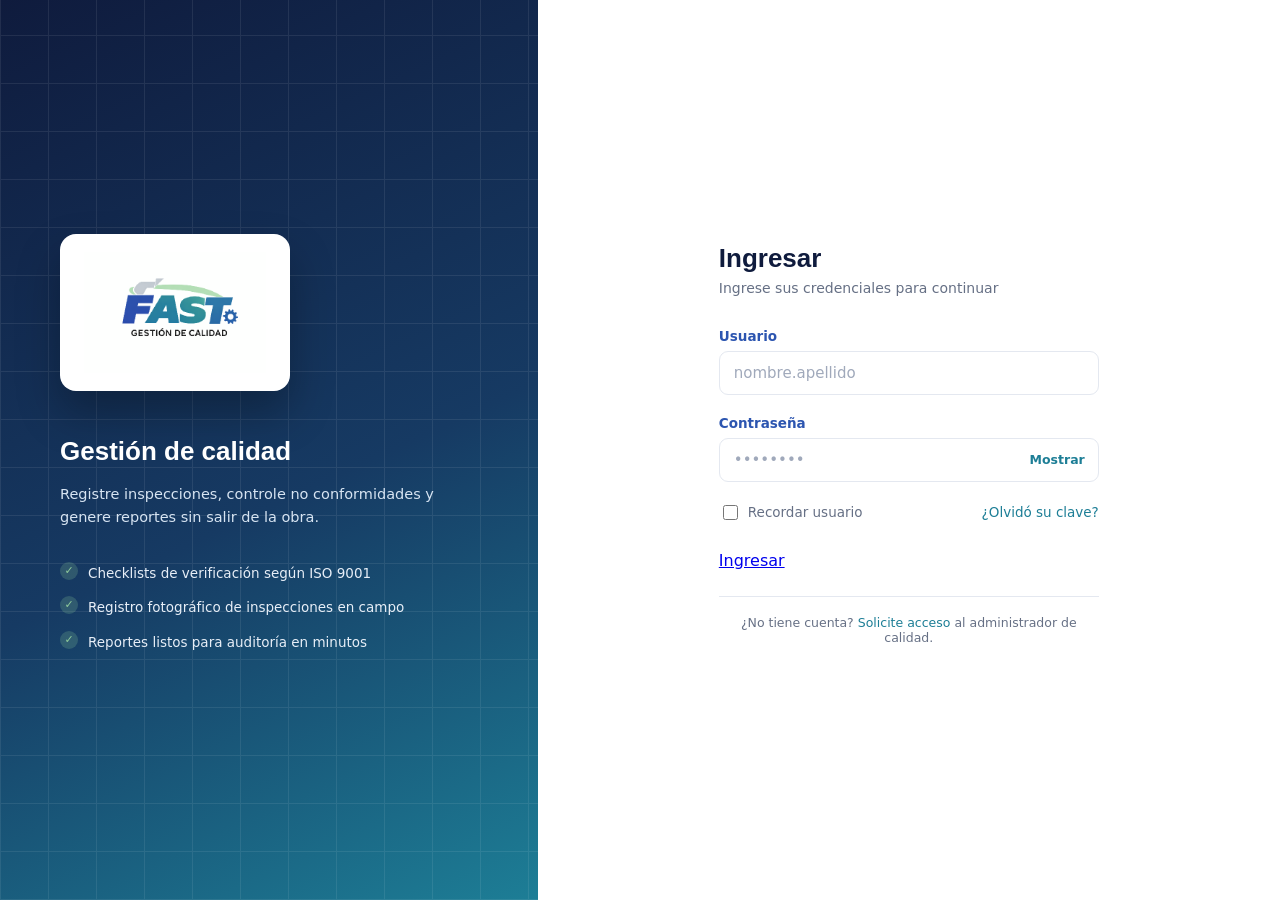
<file: index.html>
<!DOCTYPE html>
<html lang="es">
<head>
<meta charset="UTF-8">
<meta name="viewport" content="width=device-width, initial-scale=1">
<title>Ingresar — FAST Gestión de Calidad</title>
<link rel="stylesheet" href="./css/styles_inicio_secion.css">
<script src="./js/main.js"></script>
</head>
<body>
  <div class="pagina">
    <aside class="panel-marca">
      <div class="marca-contenido">
        <div class="logo-caja">
          <img src="img/logo.png" alt="FAST Gestión de Calidad">
        </div>
        
        <h2>Gestión de calidad</h2>
        <p class="lead">Registre inspecciones, controle no conformidades y genere reportes sin salir de la obra.</p>
        <ul class="caracteristicas">
          <li>Checklists de verificación según ISO 9001</li>
          <li>Registro fotográfico de inspecciones en campo</li>
          <li>Reportes listos para auditoría en minutos</li>
        </ul>
      </div>
    </aside>

    <main class="panel-form">
      <form class="formulario" id="formLogin" novalidate>
        <h1>Ingresar</h1>
        <p class="sub">Ingrese sus credenciales para continuar</p>

        <p class="aviso" id="aviso" role="alert"></p>

        <div class="campo">
          <label for="usuario">Usuario</label>
          <input id="usuario" name="usuario" type="text" autocomplete="username"
                 placeholder="nombre.apellido" required>
        </div>

        <div class="campo">
          <label for="clave">Contraseña</label>
          <div class="entrada">
            <input id="clave" name="clave" type="password" autocomplete="current-password"
                   placeholder="••••••••" required>
            <button type="button" class="ver" id="verClave" aria-label="Mostrar contraseña">Mostrar</button>
          </div>
        </div>

        <div class="fila">
          <label class="recordar" for="recordar">
            <input id="recordar" type="checkbox"> Recordar usuario
          </label>
          <a class="enlace" href="">¿Olvidó su clave?</a>
        </div>

        <a href="administracion.html">Ingresar</a>

        <p class="pie">¿No tiene cuenta? <a href="#">Solicite acceso</a> al administrador de calidad.</p>
      </form>
    </main>
  </div>

<script>

</script>
</body>
</html>
</file>
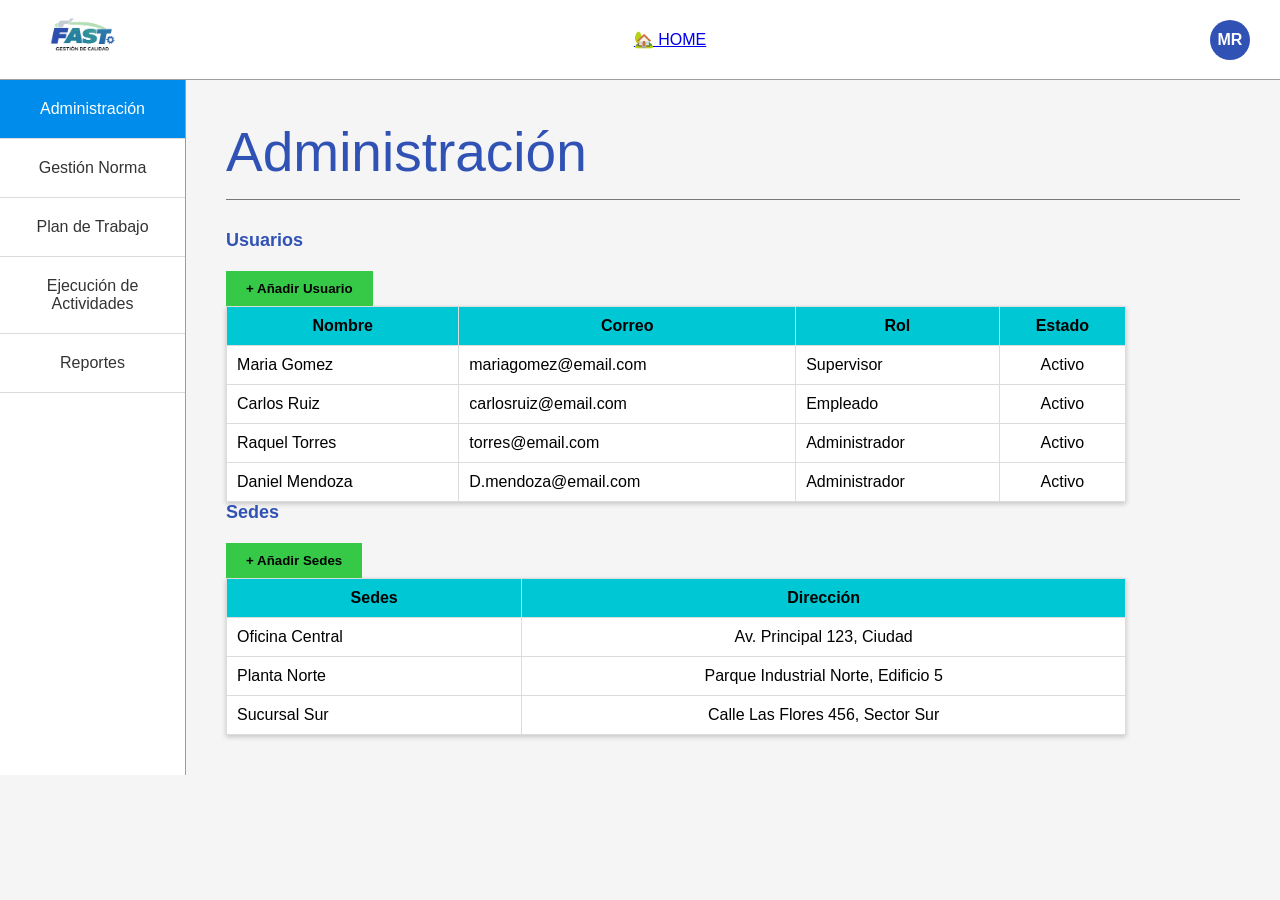
<file: administracion.html>
<!DOCTYPE html>
<html lang="es">
<head>
    <meta charset="UTF-8">
    <meta name="viewport" content="width=device-width, initial-scale=1.0">
    <title>Administración</title>
    <link rel="stylesheet" href="./css/styles.css">
    <script src="./js/main.js"></script>
</head>
<body>

    <header class="head">
        <div class="logo">
            <img src="./img/logo.png" alt="logo" width="200" height="150">
        </div>
        <ol><a href="index.html">🏡 HOME</a></ol>

        <section class="lis_head">
            <details class="user-menu">
                <summary><div class="avatar">MR</div></summary>

                <div class="menu">
                    <div class="info">
                        <div class="avatar grande">MR</div>
                        <div>
                            <strong>Mariana Restrepo</strong>
                            <small>mariana.restrepo@fast.com</small>
                            <a href="#">Ver mi perfil</a>
                        </div>
                    </div>

                    <ul>
                        <li><a href="#">👤 Mi cuenta</a></li>
                        <li><a href="#">🔄 Cambiar de cuenta <span class="flecha">›</span></a></li>
                        <li><a href="index.html">🚪 Salir</a></li>
                    </ul>
                </div>
            </details>
        </section>
    </header>

    <main class="contenedor">
        <section class="links">
            <a href="#" class="activo">Administración</a>
            <a href="Gestion norma.html">Gestión Norma</a>
            <a href="Plan_trabajo.html">Plan de Trabajo</a>
            <a href="Ejecucion_Actividades.html">Ejecución de Actividades</a>
            <a href="Reportes.html">Reportes</a>
        </section>

        <div class="contenido">

            <section class="title">
                <h1>Administración</h1>
            </section>

            <!-- ========== USUARIOS ========== -->
            <section class="tabla_1">
                <div class="encabezado_seccion">
                    <p>Usuarios</p>
                    <button class="btn_generar">+ Añadir Usuario</button>
                </div>

                <table class="tabla">
                    <tr>
                        <th>Nombre</th>
                        <th>Correo</th>
                        <th>Rol</th>
                        <th>Estado</th>
                    </tr>
                    <tr>
                        <td>Maria Gomez</td>
                        <td>mariagomez@email.com</td>
                        <td>Supervisor</td>
                        <td><span class="vigente">Activo</span></td>
                    </tr>
                    <tr>
                        <td>Carlos Ruiz</td>
                        <td>carlosruiz@email.com</td>
                        <td>Empleado</td>
                        <td><span class="vigente">Activo</span></td>
                    </tr>
                    <tr>
                        <td>Raquel Torres</td>
                        <td>torres@email.com</td>
                        <td>Administrador</td>
                        <td><span class="vigente">Activo</span></td>
                    </tr>
                    <tr>
                        <td>Daniel Mendoza</td>
                        <td>D.mendoza@email.com</td>
                        <td>Administrador</td>
                        <td><span class="vigente">Activo</span></td>
                    </tr>
                </table>
            </section>

            <!-- ========== SEDES ========== -->
            <section class="tabla_1">
                <div class="encabezado_seccion">
                    <p>Sedes</p>
                    <button class="btn_generar">+ Añadir Sedes</button>
                </div>

                <table class="tabla">
                    <tr>
                        <th>Sedes</th>
                        <th>Dirección</th>
                    </tr>
                    <tr>
                        <td>Oficina Central</td>
                        <td>Av. Principal 123, Ciudad</td>
                    </tr>
                    <tr>
                        <td>Planta Norte</td>
                        <td>Parque Industrial Norte, Edificio 5</td>
                    </tr>
                    <tr>
                        <td>Sucursal Sur</td>
                        <td>Calle Las Flores 456, Sector Sur</td>
                    </tr>
                </table>
            </section>

        </div>
    </main>

</body>
</html>
</file>
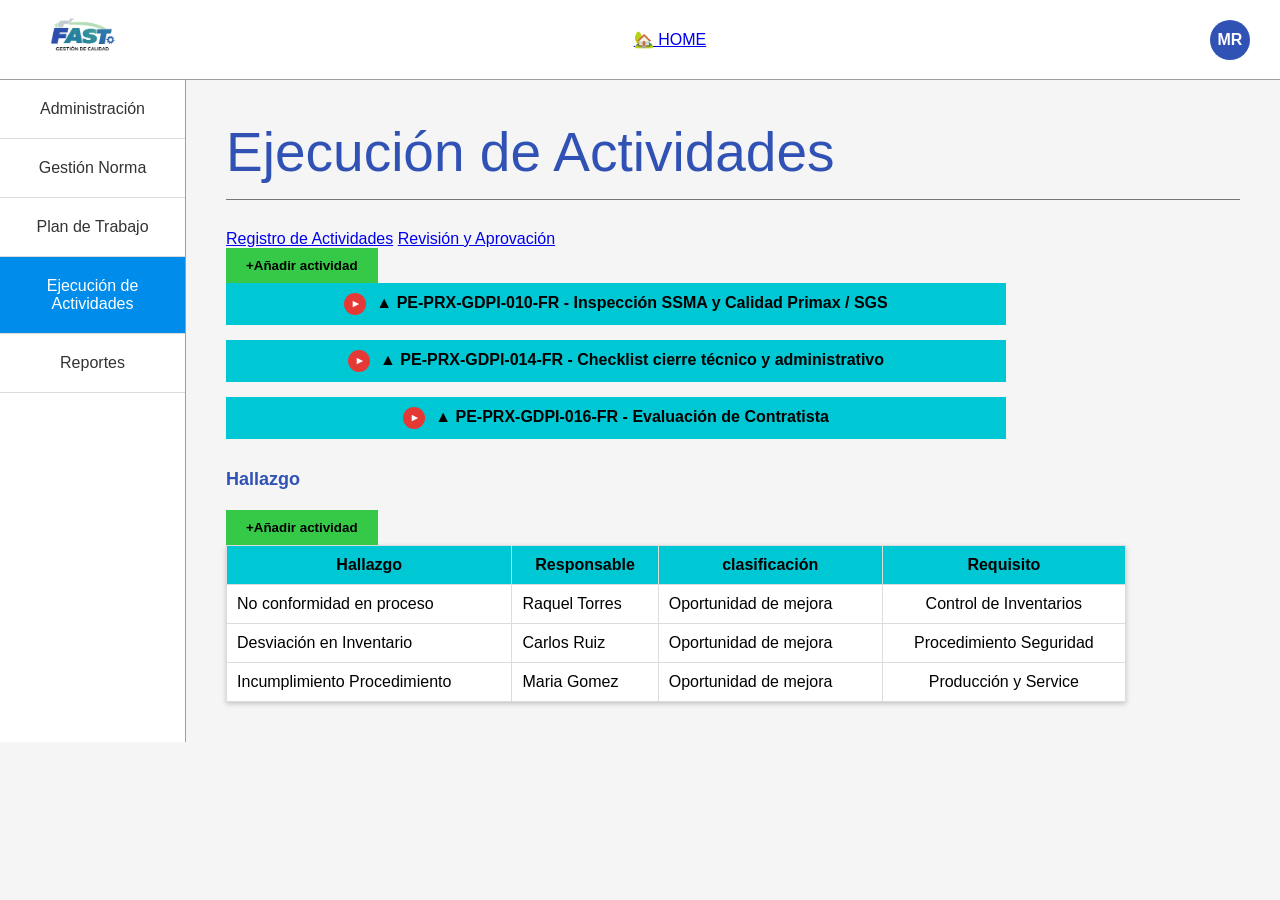
<file: Ejecucion_Actividades.html>
<!DOCTYPE html>
<html lang="es">
<head>
    <meta charset="UTF-8">
    <meta name="viewport" content="width=device-width, initial-scale=1.0">
    <title>Ejecución de Actividades</title>
    <link rel="stylesheet" href="./css/styles.css">
    <script src="./js/main.js"></script>
</head>
<body>

    <header class="head">
        <div class="logo">
            <img src="./img/logo.png" alt="logo" width="200" height="150">
        </div>
        <ol><a href="index.html">🏡 HOME</a></ol>

        <section class="lis_head">
            <details class="user-menu">
                <summary><div class="avatar">MR</div></summary>

                <div class="menu">
                    <div class="info">
                        <div class="avatar grande">MR</div>
                        <div>
                            <strong>Mariana Restrepo</strong>
                            <small>mariana.restrepo@fast.com</small>
                            <a href="#">Ver mi perfil</a>
                        </div>
                    </div>

                    <ul>
                        <li><a href="#">👤 Mi cuenta</a></li>
                        <li><a href="#">🔄 Cambiar de cuenta <span class="flecha">›</span></a></li>
                        <li><a href="index.html">🚪 Salir</a></li>
                    </ul>
                </div>
            </details>
        </section>
    </header>

    <main class="contenedor">
        <section class="links">
            <a href="administracion.html">Administración</a>
            <a href="Gestion norma.html">Gestión Norma</a>
            <a href="Plan_trabajo.html">Plan de Trabajo</a>
            <a href="#" class="activo">Ejecución de Actividades</a>
            <a href="Reportes.html">Reportes</a>
        </section>

        <div class="contenido">

            <section class="title">
                <h1>Ejecución de Actividades</h1>
            </section>

            <!-- ========== PESTAÑAS + BOTÓN AÑADIR ========== -->
            <div class="encabezado_seccion pestanas">
                <div>
                    <a href="#" class="pestana pestana_activa">Registro de Actividades</a>
                    <a href="#" class="pestana">Revisión y Aprovación</a>
                </div>
                <button class="btn_generar">+Añadir actividad</button>
            </div>

            <!-- =====================================================
                 LISTAS DE DESPLIEGUE (las 3 barras celestes de arriba)
                 Cada <details> es una lista: el <summary> es la barra
                 que se ve y lo que va dentro del <div class="acordeon_contenido">
                 aparece al hacer clic.
            ====================================================== -->
            <section class="acordeones">

                <!-- Lista de despliegue 1 -->
                <details class="acordeon">
                    <summary><span class="icono_alerta">▲</span> PE-PRX-GDPI-010-FR - Inspección SSMA y Calidad Primax / SGS</summary>
                    <div class="acordeon_contenido">
                        <!-- Aquí va el contenido del formato 010 -->
                        <table>
    <thead>
      <tr>
        <th></th><th></th>
        <th>N°</th>
        <th>Nombre</th>
        <th>Descripcion</th>
        <th>Estado</th>
        <th>Fecha Actividad</th>
        <th>Acción</th>
      </tr>
    </thead>
    <tbody>
      <tr>
        <td class="accion-icono" title="Editar">✏️</td>
        <td class="accion-icono" title="Ver">👁️</td>
        <td>1</td>
        <td>PE-PRX-GDPI-010-FR</td>
        <td>Inspección</td>
        <td class="estado">Abierto</td>
        <td>14/8/2021</td>
        <td class="descargar"><a href="#">Descargar</a></td>
      </tr>
      <tr>
        <td class="accion-icono" title="Editar">✏️</td>
        <td class="accion-icono" title="Ver">👁️</td>
        <td>2</td>
        <td>PE-PRX-GDPI-010-FR</td>
        <td>Inspección</td>
        <td class="estado">Abierto</td>
        <td>25/6/2021</td>
        <td class="descargar"><a href="#">Descargar</a></td>
      </tr>
    </tbody>
  </table>

                    </div>
                </details>

                <!-- Lista de despliegue 2 -->
                <details class="acordeon">
                    <summary><span class="icono_alerta">▲</span> PE-PRX-GDPI-014-FR - Checklist cierre técnico y administrativo</summary>
                    <div class="acordeon_contenido">
                        <!-- Aquí va el contenido del formato 014 -->
                        <table>
    <thead>
      <tr>
        <th></th><th></th>
        <th>N°</th>
        <th>Nombre</th>
        <th>Descripcion</th>
        <th>Estado</th>
        <th>Fecha Actividad</th>
        <th>Acción</th>
      </tr>
    </thead>
    <tbody>
      <tr>
        <td class="accion-icono" title="Editar">✏️</td>
        <td class="accion-icono" title="Ver">👁️</td>
        <td>1</td>
        <td>PE-PRX-GDPI-014-FR</td>
        <td>Checklist</td>
        <td class="estado">Abierto</td>
        <td>28/8/2021</td>
        <td class="descargar"><a href="#">Descargar</a></td>
      </tr>
      <tr>
        
      </tr>
    </tbody>
  </table>

                    </div>
                </details>

                <!-- Lista de despliegue 3 -->
                <details class="acordeon">
                    <summary><span class="icono_alerta">▲</span> PE-PRX-GDPI-016-FR - Evaluación de Contratista</summary>
                    <div class="acordeon_contenido">
                        <!-- Aquí va el contenido del formato 016 -->
                        <table>
    <thead>
      <tr>
        <th></th><th></th>
        <th>N°</th>
        <th>Nombre</th>
        <th>Descripcion</th>
        <th>Estado</th>
        <th>Fecha Actividad</th>
        <th>Acción</th>
      </tr>
    </thead>
    <tbody>
      <tr>
        <td class="accion-icono" title="Editar">✏️</td>
        <td class="accion-icono" title="Ver">👁️</td>
        <td>1</td>
        <td>PE-PRX-GDPI-016-FR</td>
        <td>Evaluación</td>
        <td class="estado">Abierto</td>
        <td>14/8/2021</td>
        <td class="descargar"><a href="#">Descargar</a></td>
      </tr>
     
    </tbody>
  </table>

                    </div>
                </details>

            </section>
            <!-- ================= FIN LISTAS DE DESPLIEGUE ================= -->

            <!-- ========== HALLAZGOS ========== -->
            <section class="tabla_1">
                <div class="encabezado_seccion">
                    <p>Hallazgo</p>
                    <button class="btn_generar">+Añadir actividad</button>
                </div>

                <table class="tabla">
                    <tr>
                        <th>Hallazgo</th>
                        <th>Responsable</th>
                        <th>clasificación</th>
                        <th>Requisito</th>
                    </tr>
                    <tr>
                        <td>No conformidad en proceso</td>
                        <td>Raquel Torres</td>
                        <td><span class="vigente">Oportunidad de mejora</span></td>
                        <td>Control de Inventarios</td>
                    </tr>
                    <tr>
                        <td>Desviación en Inventario</td>
                        <td>Carlos Ruiz</td>
                        <td><span class="vigente">Oportunidad de mejora</span></td>
                        <td>Procedimiento Seguridad</td>
                    </tr>
                    <tr>
                        <td>Incumplimiento Procedimiento</td>
                        <td>Maria Gomez</td>
                        <td><span class="vigente">Oportunidad de mejora</span></td>
                        <td>Producción y Service</td>
                    </tr>
                </table>
            </section>

        </div>
    </main>

</body>
</html>
</file>
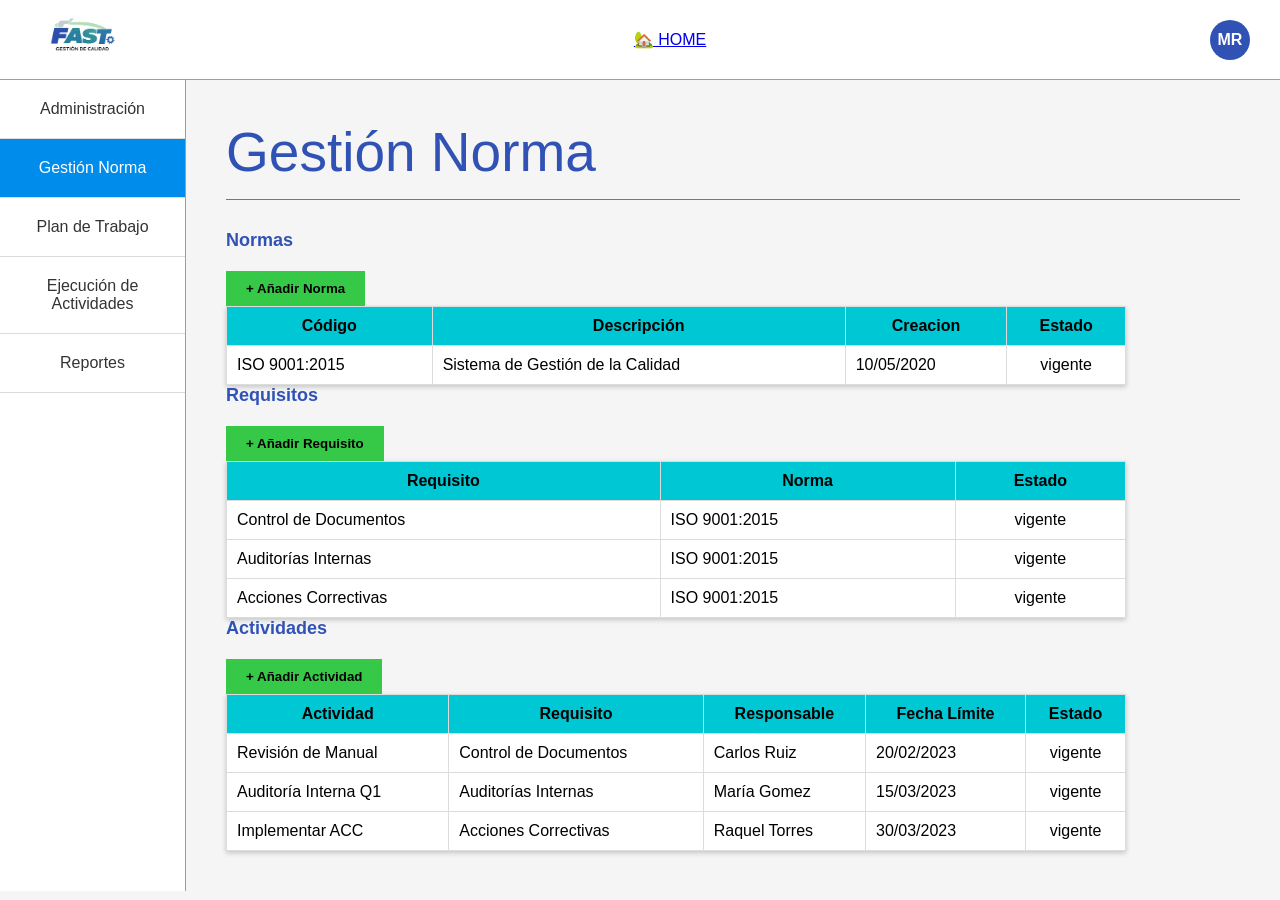
<file: Gestion norma.html>
<!DOCTYPE html>
<html lang="es">
<head>
    <meta charset="UTF-8">
    <meta name="viewport" content="width=device-width, initial-scale=1.0">
    <title>Gestión Norma</title>
    <link rel="stylesheet" href="./css/styles.css">
    <script src="./js/main.js"></script>
</head>
<body>

    <header class="head">
        <div class="logo">
            <img src="./img/logo.png" alt="logo" width="200" height="150">
        </div>

       <ol><a href="index.html">🏡 HOME</a></ol>

        <section class="lis_head">
            <details class="user-menu">
                <summary><div class="avatar">MR</div></summary>

                <div class="menu">
                    <div class="info">
                        <div class="avatar grande">MR</div>
                        <div>
                            <strong>Mariana Restrepo</strong>
                            <small>mariana.restrepo@fast.com</small>
                            <a href="#">Ver mi perfil</a>
                        </div>
                    </div>

                    <ul>
                        <li><a href="#">👤 Mi cuenta</a></li>
                        <li><a href="#">🔄 Cambiar de cuenta <span class="flecha">›</span></a></li>
                        <li><a href="index.html">🚪 Salir</a></li>
                    </ul>
                </div>
            </details>
        </section>
    </header>

    <main class="contenedor">
        <section class="links">
            <a href="administracion.html">Administración</a>
            <a href="#" class="activo">Gestión Norma</a>
            <a href="Plan_trabajo.html">Plan de Trabajo</a>
            <a href="Ejecucion_Actividades.html">Ejecución de Actividades</a>
            <a href="Reportes.html">Reportes</a>
        </section>

        <div class="contenido">

            <section class="title">
                <h1>Gestión Norma</h1>
            </section>

            <!-- ========== NORMAS ========== -->
            <section class="tabla_1">
                <div class="encabezado_seccion">
                    <p>Normas</p>
                    <button class="btn_generar">+ Añadir Norma</button>
                </div>

                <table class="tabla">
                    <tr>
                        <th>Código</th>
                        <th>Descripción</th>
                        <th>Creacion</th>
                        <th>Estado</th>
                    </tr>
                    <tr>
                        <td>ISO 9001:2015</td>
                        <td>Sistema de Gestión de la Calidad</td>
                        <td>10/05/2020</td>
                        <td><span class="vigente">vigente</span></td>
                    </tr>
                </table>
            </section>

            <!-- ========== REQUISITOS ========== -->
            <section class="tabla_1">
                <div class="encabezado_seccion">
                    <p>Requisitos</p>
                    <button class="btn_generar">+ Añadir Requisito</button>
                </div>

                <table class="tabla">
                    <tr>
                        <th>Requisito</th>
                        <th>Norma</th>
                        <th>Estado</th>
                    </tr>
                    <tr>
                        <td>Control de Documentos</td>
                        <td>ISO 9001:2015</td>
                        <td><span class="vigente">vigente</span></td>
                    </tr>
                    <tr>
                        <td>Auditorías Internas</td>
                        <td>ISO 9001:2015</td>
                        <td><span class="vigente">vigente</span></td>
                    </tr>
                    <tr>
                        <td>Acciones Correctivas</td>
                        <td>ISO 9001:2015</td>
                        <td><span class="vigente">vigente</span></td>
                    </tr>
                </table>
            </section>

            <!-- ========== ACTIVIDADES ========== -->
            <section class="tabla_1">
                <div class="encabezado_seccion">
                    <p>Actividades</p>
                    <button class="btn_generar">+ Añadir Actividad</button>
                </div>

                <table class="tabla">
                    <tr>
                        <th>Actividad</th>
                        <th>Requisito</th>
                        <th>Responsable</th>
                        <th>Fecha Límite</th>
                        <th>Estado</th>
                    </tr>
                    <tr>
                        <td>Revisión de Manual</td>
                        <td>Control de Documentos</td>
                        <td>Carlos Ruiz</td>
                        <td>20/02/2023</td>
                        <td><span class="vigente">vigente</span></td>
                    </tr>
                    <tr>
                        <td>Auditoría Interna Q1</td>
                        <td>Auditorías Internas</td>
                        <td>María Gomez</td>
                        <td>15/03/2023</td>
                        <td><span class="vigente">vigente</span></td>
                    </tr>
                    <tr>
                        <td>Implementar ACC</td>
                        <td>Acciones Correctivas</td>
                        <td>Raquel Torres</td>
                        <td>30/03/2023</td>
                        <td><span class="vigente">vigente</span></td>
                    </tr>
                </table>
            </section>

        </div>
    </main>

</body>
</html>
</file>
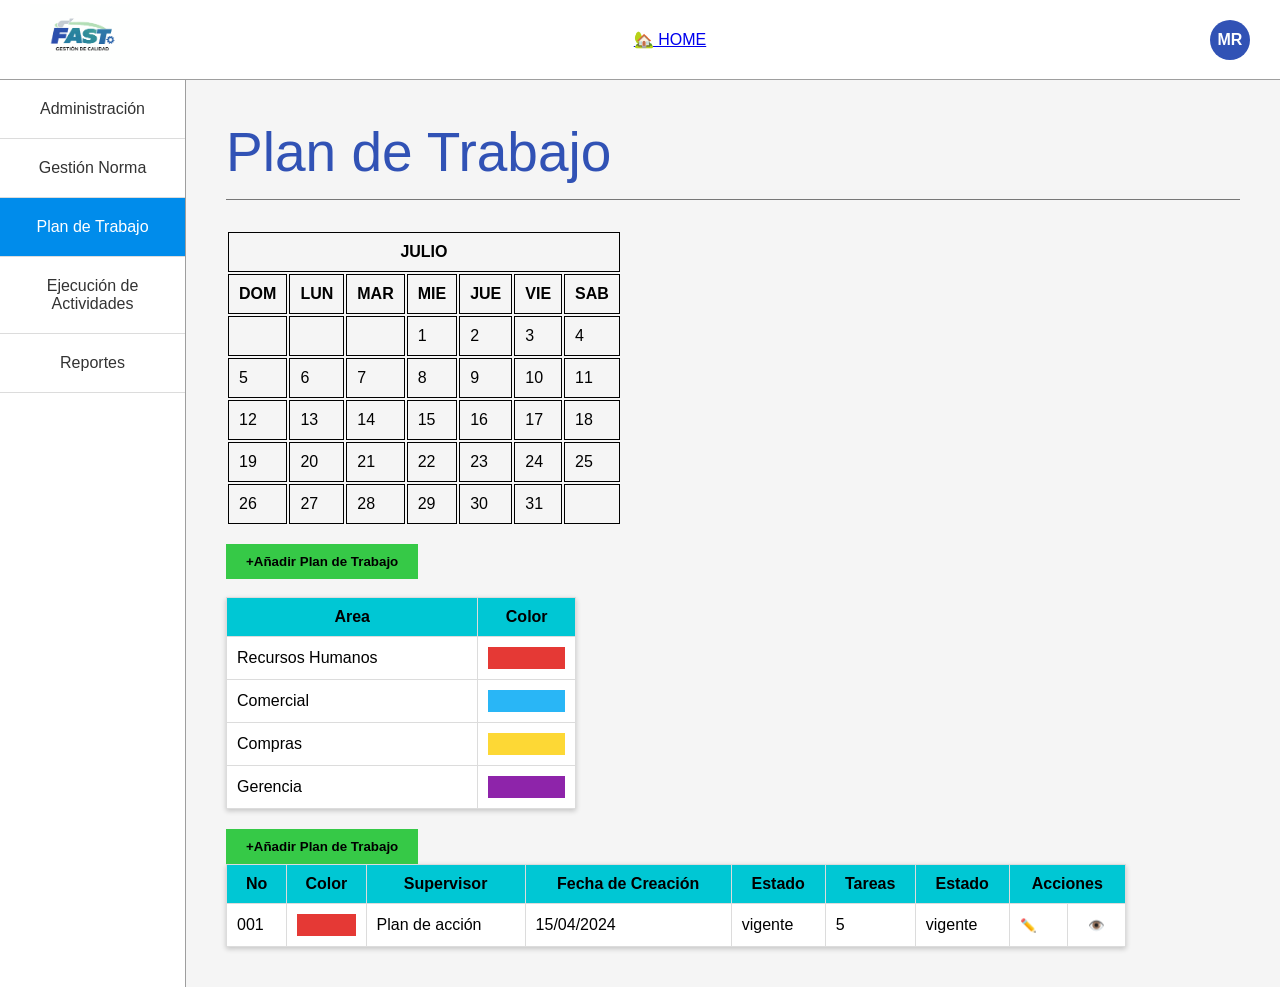
<file: Plan_trabajo.html>
<!DOCTYPE html>
<html lang="es">
<head>
    <meta charset="UTF-8">
    <meta name="viewport" content="width=device-width, initial-scale=1.0">
    <title>Plan de Trabajo</title>
    <link rel="stylesheet" href="./css/styles.css">
    <script src="./js/main.js"></script>
</head>
<body>

    <header class="head">
        <div class="logo">
            <img src="./img/logo.png" alt="logo" width="200" height="150">
        </div>
        <ol><a href="index.html">🏡 HOME</a></ol>

        <section class="lis_head">
            <details class="user-menu">
                <summary><div class="avatar">MR</div></summary>

                <div class="menu">
                    <div class="info">
                        <div class="avatar grande">MR</div>
                        <div>
                            <strong>Mariana Restrepo</strong>
                            <small>mariana.restrepo@fast.com</small>
                            <a href="#">Ver mi perfil</a>
                        </div>
                    </div>

                    <ul>
                        <li><a href="#">👤 Mi cuenta</a></li>
                        <li><a href="#">🔄 Cambiar de cuenta <span class="flecha">›</span></a></li>
                        <li><a href="index.html">🚪 Salir</a></li>
                    </ul>
                </div>
            </details>
        </section>
    </header>

    <main class="contenedor">
        <section class="links">
            <a href="administracion.html">Administración</a>
            <a href="Gestion norma.html">Gestión Norma</a>
            <a href="#" class="activo">Plan de Trabajo</a>
            <a href="Ejecucion_Actividades.html">Ejecución de Actividades</a>
            <a href="Reportes.html">Reportes</a>
        </section>

        <div class="contenido">

            <section class="title">
                <h1>Plan de Trabajo</h1>
            </section>

            <!-- ========== PARTE SUPERIOR: CALENDARIO (izquierda) + LEYENDA DE COLORES (derecha) ========== -->
            <div class="plan_superior">

                <!-- ----- CALENDARIO ----- -->
                <section class="calendario_caja">
                    <table class="calendario">
                        <tr>
                            <th colspan="7" class="mes">JULIO</th>
                        </tr>
                        <tr class="dias_semana">
                            <th>DOM</th><th>LUN</th><th>MAR</th><th>MIE</th><th>JUE</th><th>VIE</th><th>SAB</th>
                        </tr>
                        <tr>
                            <td></td><td></td><td></td><td>1</td><td>2</td><td>3</td><td>4</td>
                        </tr>
                        <tr>
                            <td>5</td><td>6</td><td>7</td><td>8</td><td>9</td><td>10</td><td>11</td>
                        </tr>
                        <tr>
                            <td>12</td><td>13</td><td>14</td><td>15</td><td>16</td><td>17</td><td>18</td>
                        </tr>
                        <tr>
                            <td>19</td><td>20</td><td>21</td><td>22</td><td>23</td><td>24</td><td>25</td>
                        </tr>
                        <tr>
                            <td>26</td><td>27</td><td>28</td><td>29</td><td>30</td><td>31</td><td></td>
                        </tr>
                    </table>
                </section>
                <br>

                <!-- ----- BOTÓN + LEYENDA DE ÁREAS Y COLORES ----- -->
                <section class="plan_derecha">
                    <div class="boton_derecha">
                        <button class="btn_generar">+Añadir Plan de Trabajo</button>
                    </div>
                    <br>

                    <table class="tabla leyenda">
    <tr>
        <th>Area</th>
        <th>Color</th>
    </tr>
    <tr>
        <td>Recursos Humanos</td>
        <td><span class="cuadro_color color_rojo"></span></td>
    </tr>
    <tr>
        <td>Comercial</td>
        <td><span class="cuadro_color color_celeste"></span></td>
    </tr>
    <tr>
        <td>Compras</td>
        <td><span class="cuadro_color color_amarillo"></span></td>
    </tr>
    <tr>
        <td>Gerencia</td>
        <td><span class="cuadro_color color_morado"></span></td>
    </tr>
</table>
                </section>

            </div>

            <!-- ========== PLANES DE TRABAJO (tabla inferior) ========== -->
            <section class="tabla_1">
                <div class="encabezado_seccion">
                    <p></p>
                    <button class="btn_generar">+Añadir Plan de Trabajo</button>
                </div>

                <table class="tabla">
                    <tr>
                        <th>No</th>
                        <th>Color</th>
                        <th>Supervisor</th>
                        <th>Fecha de Creación</th>
                        <th>Estado</th>
                        <th>Tareas</th>
                        <th>Estado</th>
                        <th colspan="2">Acciones</th> <!-- en el prototipo dice "vcvxcvc" -->
                    </tr>
                    <tr>
                        <td>001</td>
                        <td><span class="cuadro_color color_rojo"></span></td>
                        <td>Plan de acción</td>
                        <td>15/04/2024</td>
                        <td><span class="vigente">vigente</span></td>
                        <td>5</td>
                        <td><span class="vigente">vigente</span></td>
                        <td><button title="Editar">✏️</button></td>
                        <td><button title="Ver">👁️</button></td>
                    </tr>
                </table>
            </section>

        </div>
    </main>

</body>
</html>
</file>
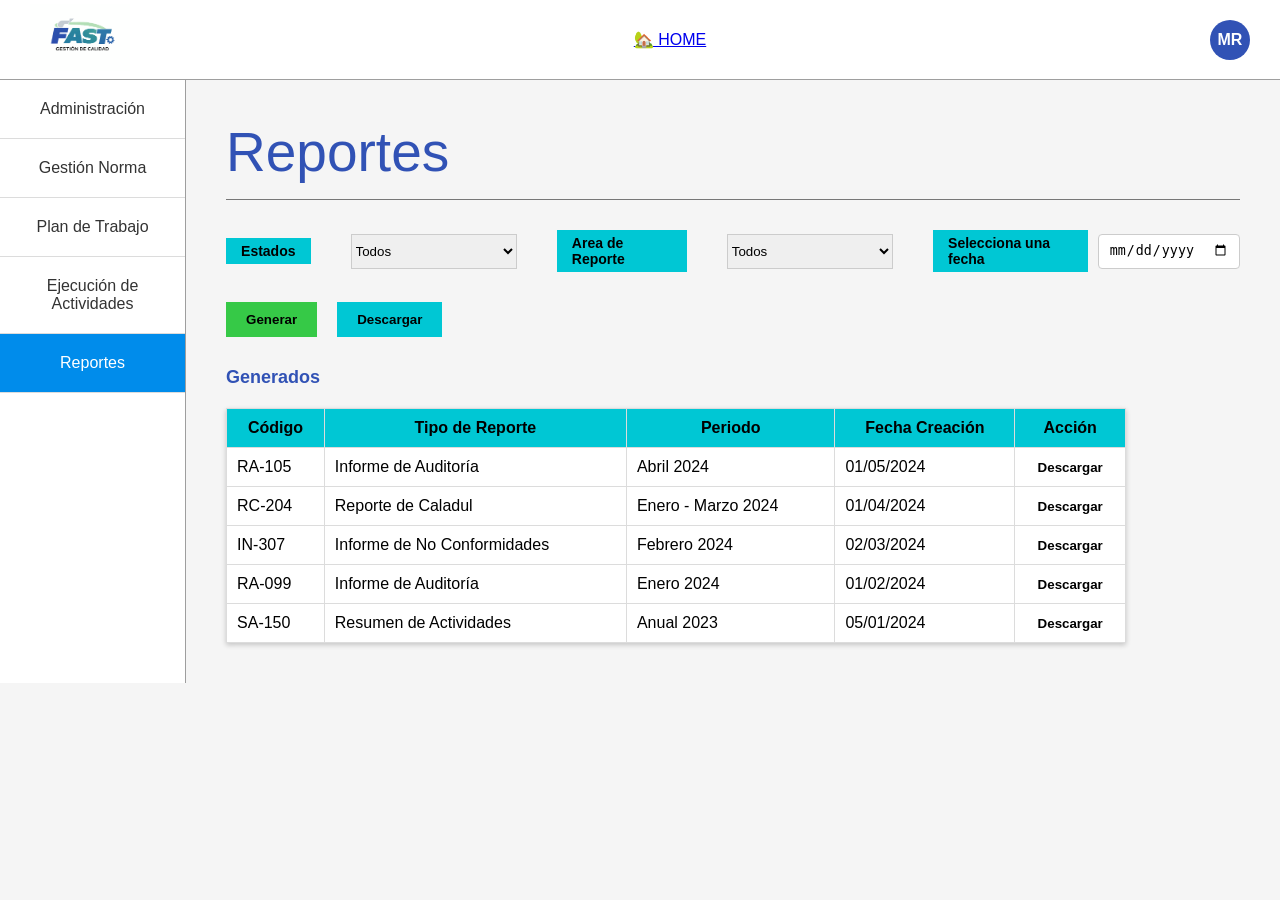
<file: Reportes.html>
<!DOCTYPE html>
<html lang="en">
<head>
    <meta charset="UTF-8">
    <meta name="viewport" content="width=device-width, initial-scale=1.0">
    <title>Document</title>
     <link rel="stylesheet" href="./css/styles.css">
     <script src="./js/main.js"></script>

</head>
<body>

    <header class="head">
    <div class="logo">
        <img src="./img/logo.png" alt="logo" width="200" height="150"><!--se coloca el logo de la pagina web-->
    </div>
    <ol><a href="index.html">🏡 HOME</a></ol>

    <section class="lis_head">

        <details class="user-menu">
            <summary><div class="avatar">MR</div></summary>

            <div class="menu">
                <div class="info">
                    <div class="avatar grande">MR</div>
                    <div>
                        <strong>Mariana Restrepo</strong>
                        <small>mariana.restrepo@gmail.com.
                        </small>
                        <a href="#">Ver mi perfil</a>
                    </div>
                </div>

                <ul>
                    <li><a href="#">👤 Mi cuenta</a></li>
                    <li><a href="#">🔄 Cambiar de cuenta <span class="flecha">›</span></a></li>
                    <li><a href="index.html">🚪 Salir</a></li>
                </ul>
            </div>
        </details>

    </section>
  </header>

<main class="contenedor"> <!--se crean los vinculos de los modulos de la pagina web-->
    <section class="links">
         <a href="administracion.html">Administración</a>
         <a href="Gestion norma.html">Gestión Norma</a>
         <a href="Plan_trabajo.html">Plan de Trabajo</a>
         <a href="Ejecucion_Actividades.html">Ejecución de Actividades</a>
         <a href="#" class="activo">Reportes</a>
   </section>

   <div class="contenido">

       <section class="title">
        <h1>Reportes</h1><!--se nombra el modulo   -->
       </section>

       <div class="litas"> <!--se crean las listas de despliege que se ven en el prototipo  -->
        <label for="options">Estados</label>
        <select name="options" id="options">
            <option value="option1">Todos</option>
            <option value="option2">Abierto</option>
            <option value="option2">Cerrado</option>
            <option value="option3">En Proceso</option>
        </select>

        <label for="options">Area de Reporte</label>
        <select name="options" id="options">
            <option value="option1">Todos</option>
            <option value="option1">Recursos humanos</option>
            <option value="option2">Comercial</option>
            <option value="option2">Compras</option>
            <option value="option3">Gerencia</option>
        </select>

        <div class="fecha-grupo">
            <label for="fecha">Selecciona una fecha</label>
            <input type="date" id="fecha" name="fecha">
        </div>
       </div>

       <div class="botones">
    <button class="btn_generar" onclick="marcarGenerado(this)">Generar</button>
    <button class="btn_descargar" onclick="marcarDescargadoPrincipal(this)">Descargar</button>
    </div>

       <section class="tabla_1">
        <p>Generados</p>
        <table class="tabla">
            <tr>
                <th>Código</th>
                <th>Tipo de Reporte</th>
                <th>Periodo</th>
                <th>Fecha Creación</th>
                <th>Acción</th>
            </tr>

            <tr>
                <td>RA-105</td>
                <td>Informe de Auditoría</td>
                <td>Abril 2024</td>
                <td>01/05/2024</td>
                <td><button onclick="marcarDescargado(this)">Descargar</button></td>
            </tr>

            <tr>
                <td>RC-204</td>
                <td>Reporte de Caladul</td>
                <td>Enero - Marzo 2024</td>
                <td>01/04/2024</td>
                <td><button onclick="marcarDescargado(this)">Descargar</button></td>
            </tr>

            <tr>
               <td>IN-307</td>
                <td>Informe de No Conformidades</td>
                <td>Febrero 2024</td>
                <td>02/03/2024</td>
                <td><button onclick="marcarDescargado(this)">Descargar</button></td>
            </tr>

            <tr>
                <td>RA-099</td>
                <td>Informe de Auditoría</td>
                <td>Enero 2024</td>
                <td>01/02/2024</td>
                <td><button onclick="marcarDescargado(this)">Descargar</button></td>
            </tr>

            <tr>
                <td>SA-150</td>
                <td>Resumen de Actividades</td>
                <td>Anual 2023</td>
                <td>05/01/2024</td>
                <td><button onclick="marcarDescargado(this)">Descargar</button></td>
            </tr>

        </table>

       </section>

   </div>

</main>

</body>
</html>
</file>
<file: css/styles_inicio_secion.css>
:root{
    color-scheme: light; /* fija el tema claro: el fondo se queda blanco aunque el equipo esté en modo oscuro */
    --azul:#2C55B0;
    --azul-osc:#1E3E86;
    --profundo:#0F1B3D;
    --turquesa:#1D7E96;
    --verde:#8FCB9B;
    --tinta:#263149;
    --gris:#667085;
    --linea:#E4E8F0;
    --fondo:#FFFFFF;
    --error:#B3261E;
    --error-fondo:rgba(179,38,30,.08);
  }
  *{box-sizing:border-box}
  html,body{height:100%}
  body{
    margin:0; background:var(--fondo); color:var(--tinta);
    font-family:"Segoe UI",system-ui,-apple-system,Helvetica,Arial,sans-serif;
  }
  h1,h2{font-family:"Poppins","Segoe UI",sans-serif}

  .pagina{display:flex; min-height:100vh}

  /* ---------- Panel de marca ---------- */
  .panel-marca{
    flex:0 0 42%;
    position:relative;
    display:flex; flex-direction:column; justify-content:center;
    padding:64px 60px;
    color:#fff;
    background:
      linear-gradient(155deg, var(--profundo) 0%, #163A63 55%, var(--turquesa) 100%);
    overflow:hidden;
  }
  /* Trama tipo plano de construcción, sutil, coherente con "gestión de calidad para obra" */
  .panel-marca::before{
    content:""; position:absolute; inset:0; opacity:.08; pointer-events:none;
    background-image:
      repeating-linear-gradient(0deg, #fff 0 1px, transparent 1px 48px),
      repeating-linear-gradient(90deg, #fff 0 1px, transparent 1px 48px);
  }
  .marca-contenido{position:relative; max-width:380px}
  .logo-caja{
    background:#fff; border-radius:16px; padding:18px 24px;
    width:230px; margin-bottom:44px;
    box-shadow:0 22px 44px rgba(0,0,0,.28);
  }
  .logo-caja img{display:block; width:100%; height:auto}

  .panel-marca h2{
    margin:0 0 14px; font-size:26px; line-height:1.3; font-weight:700;
  }
  .panel-marca .lead{
    margin:0 0 34px; font-size:14.5px; line-height:1.6; color:#D7E4F2;
  }
  .caracteristicas{list-style:none; margin:0; padding:0}
  .caracteristicas li{
    position:relative; padding-left:28px; margin-bottom:14px;
    font-size:13.5px; color:#E7EEF7; line-height:1.5;
  }
  .caracteristicas li::before{
    content:"✓"; position:absolute; left:0; top:-1px;
    width:18px; height:18px; border-radius:50%;
    background:rgba(143,203,155,.22); color:var(--verde);
    font-size:11px; font-weight:700; line-height:18px; text-align:center;
  }

  /* ---------- Panel de formulario ---------- */
  .panel-form{
    flex:1; display:flex; align-items:center; justify-content:center;
    background:var(--fondo); padding:48px 40px;
  }
  .formulario{width:100%; max-width:380px}

  h1{margin:0 0 6px; font-size:26px; font-weight:700; color:var(--profundo)}
  .sub{margin:0 0 32px; font-size:14px; color:var(--gris)}

  .campo{margin-bottom:20px}
  label{display:block; margin-bottom:7px; font-size:13.5px; font-weight:600; color:var(--azul)}
  .entrada{position:relative; display:flex; align-items:center}
  input[type=text], input[type=password]{
    width:100%; padding:12px 14px; font-size:15px; font-family:inherit;
    color:var(--tinta); background:#fff;
    border:1.5px solid var(--linea); border-radius:9px; outline:none;
    transition:border-color .15s, box-shadow .15s;
  }
  input::placeholder{color:#A0A9BB}
  input:focus{border-color:var(--turquesa); box-shadow:0 0 0 3px rgba(29,126,150,.15)}

  .ver{
    position:absolute; right:6px; padding:6px 8px;
    border:0; background:none; cursor:pointer; border-radius:6px;
    font-size:12.5px; font-weight:600; font-family:inherit; color:var(--turquesa);
  }
  .ver:focus-visible{outline:2px solid var(--turquesa); outline-offset:1px}

  .fila{display:flex; align-items:center; justify-content:space-between;
        gap:12px; margin:2px 0 28px}
  .recordar{display:flex; align-items:center; gap:7px; font-size:13.5px;
            font-weight:400; color:var(--gris); margin:0}
  .recordar input{width:15px; height:15px; accent-color:var(--azul)}
  .enlace{font-size:13.5px; color:var(--turquesa); text-decoration:none;
          border-bottom:1px solid transparent}
  .enlace:hover, .enlace:focus{border-bottom-color:var(--turquesa)}

  button.principal{
    width:100%; padding:13px 16px; border:0; border-radius:9px; cursor:pointer;
    font-size:15.5px; font-weight:600; font-family:inherit;
    color:#fff; background:var(--azul);
    box-shadow:0 10px 22px rgba(44,85,176,.28);
    transition:background .15s, transform .1s;
  }
  button.principal:hover{background:var(--azul-osc)}
  button.principal:active{transform:translateY(1px)}
  button.principal:focus-visible{outline:3px solid rgba(29,126,150,.4); outline-offset:2px}

  .aviso{
    display:none; margin-bottom:18px; padding:10px 12px; border-radius:7px;
    background:var(--error-fondo); border-left:3px solid var(--error);
    color:var(--error); font-size:13px;
  }
  .aviso.visible{display:block}

  .pie{
    margin-top:26px; padding-top:18px; border-top:1px solid var(--linea);
    text-align:center; font-size:12.5px; color:var(--gris);
  }
  .pie a{color:var(--turquesa); text-decoration:none}

  /* ---------- Responsivo ---------- */
  @media (max-width:900px){
    .pagina{flex-direction:column}
    .panel-marca{flex:0 0 auto; padding:40px 32px}
    .marca-contenido{max-width:none}
    .caracteristicas{display:none} /* en pantallas pequeñas prima el formulario */
    .panel-form{padding:40px 24px}
  }
  @media (max-width:420px){
    .fila{flex-direction:column; align-items:flex-start; gap:10px}
  }
  @media (prefers-reduced-motion:reduce){ *{transition:none !important} }
</file>
<file: css/styles.css>
/* =========================
   CONFIGURACIÓN GENERAL
========================= */

*{
    margin:0;
    padding:0;
    box-sizing:border-box;
}

body{
    font-family: Arial, Helvetica, sans-serif;
    background:#f5f5f5;
}

.up{
    text-align:left;
}

/* =========================
   CABECERA
========================= */

.head{
    display:flex;
    justify-content:space-between;
    align-items:center;
    height:80px;
    background:white;
    border-bottom:1px solid #9e9e9e;
    padding:0 30px;
}

.logo{
    text-align: left;
}

.logo img{
    width:100px;
    height:auto;
}

.lis_head{
    display:flex;
    align-items:center;
    gap:10px;
}

.lis_head select{
    width:250px;
    height:30px;
}

/* =========================
   MENÚ DE USUARIO (LISTA DESPLEGABLE)
========================= */

.user-menu{
    position:relative;
    z-index:100;
}

.user-menu summary{
    list-style:none;
    cursor:pointer;
}

.user-menu summary::-webkit-details-marker{
    display:none;
}

.avatar{
    width:40px;
    height:40px;
    border-radius:50%;
    background:#3152b5;
    color:#fff;
    display:flex;
    align-items:center;
    justify-content:center;
    font-weight:bold;
}

.avatar.grande{
    width:48px;
    height:48px;
    flex-shrink:0;
}

.menu{
    position:absolute;
    right:0;
    top:52px;
    width:300px;
    background:#282828;
    color:#f1f1f1;
    border-radius:14px;
    box-shadow:0 8px 24px rgba(0,0,0,.5);
    overflow:hidden;
}

.info{
    display:flex;
    gap:14px;
    padding:16px;
}

.info strong{
    display:block;
    font-size:16px;
}

.info small{
    color:#aaa;
}

.info a{
    display:block;
    margin-top:6px;
    color:#3ea6ff;
    text-decoration:none;
    font-size:14px;
}

.menu ul{
    list-style:none;
    padding:8px 0;
    border-top:1px solid #3d3d3d;
}

.menu li a{
    display:flex;
    align-items:center;
    gap:18px;
    padding:11px 16px;
    color:inherit;
    text-decoration:none;
    font-size:15px;
}

.menu li a:hover{
    background:rgba(255,255,255,.1);
}

.menu .flecha{
    margin-left:auto;
    font-size:20px;
}

/* =========================
   CONTENEDOR PRINCIPAL
========================= */

.contenedor{
    display:flex;
}

/* =========================
   MENÚ LATERAL
========================= */

.links{
    width:220px;
    min-height:10vh;
    background:white;
    border-right:1px solid #9e9e9e;
}

.links a{
    display:block;
    text-decoration:none;
    color:#333;
    text-align:center;
    padding: 20px;
    border-bottom:1px solid #dcdcdc;
}

.links a:hover{
    background:#0095ff;
    color:white;
}

.links a.activo{
    background:#008ceb;
    color:white;
}

/* =========================
   CONTENIDO PRINCIPAL
========================= */

.contenido{
    padding:40px;
    width:100%;
}

/* =========================
   TÍTULO
========================= */

.title h1{
    color:#3152b5;
    font-size:55px;
    font-weight:normal;
}

.title::after{
    content:"";
    display:block;
    border-bottom:1px solid #777;
    margin-top:15px;
    margin-bottom:30px;
}

/* =========================
   FILTROS
========================= */

.litas{
    display:flex;
    gap:40px;
    align-items:center;
    margin-bottom:30px;
}

.litas label{
    display:block;
    background:#00c7d4;
    padding:5px 15px;
    font-weight:bold;
    font-size:14px;
}

.litas select{
    width:180px;
    height:35px;
    border:1px solid #ccc;
}

.fecha-grupo{
    display:flex;
    align-items:center;
    gap:10px;
}

.fecha-grupo input[type="date"]{
    width:150px;
    height:35px;
    padding:5px 10px;
    border:1px solid #ccc;
    border-radius:4px;
}

/* =========================
   BOTONES
========================= */

.botones{
    display:flex;
    gap:20px;
    margin-bottom:30px;
}

.btn_generar{
    background:#36c947;
    border:none;
    padding:10px 20px;
    font-weight:bold;
    cursor:pointer;
}

.btn_descargar{
    background:#00c7d4;
    border:none;
    padding:10px 20px;
    font-weight:bold;
    cursor:pointer;
}

.btn_generar.generado{
    color:#000 !important;
}

.btn_descargar.descargado-principal{
    color:#000 !important;
}

/* =========================
   TABLA
========================= */

.tabla_1 p{
    color:#3152b5;
    font-size:18px;
    margin-bottom:20px;
    font-weight:bold;
}

.tabla, th, td{
    border: 1px solid black;
    border-collapse: collapse;
}

th, td{
    padding: 10px;
}

.tabla{
    width:900px;
    border-collapse:collapse;
    background:white;
    box-shadow:0 2px 5px rgba(0,0,0,.2);
}

.tabla th{
    background:#00c7d4;
    color:black;
    padding:10px;
    border:1px solid #dcdcdc;
}

.tabla td{
    padding:10px;
    border:1px solid #dcdcdc;
}

.tabla td:last-child{
    text-align:center;
}

.tabla td button{
    background:none;
    border:none;
    font-weight:bold;
    cursor:pointer;
}

.tabla button.descargado{
    background: #fefefe;
    color: rgb(0, 0, 0);
    border: none;
    cursor: default;
}

.acordeones{
    margin-bottom:30px;
    width: 780px;
}

.acordeon{
    margin-bottom:15px;
}

.acordeon summary{
    list-style:none;
    cursor:pointer;
    background:#00c7d4;
    padding:10px;
    font-weight:bold;
    text-align:center;
}

.acordeon summary::-webkit-details-marker{
    display:none;
}

.acordeon summary::before{
    content:"▼";
    display:inline-flex;
    align-items:center;
    justify-content:center;
    width:22px;
    height:22px;
    margin-right:10px;
    border-radius:50%;
    background:#e53935;
    color:white;
    font-size:11px;
    transition:transform .2s;
}

.acordeon:not([open]) summary::before{
    transform:rotate(-90deg);
}

.acordeon_contenido{
    margin-top:8px;
}

.tabla_act{
    width:100%;
    border-collapse:collapse;
    background:white;
    box-shadow:0 2px 5px rgba(0,0,0,.2);
}

.tabla_act th{
    background:#00c7d4;
    border:1px solid white;
    padding:8px;
}

.tabla_act td{
    border:1px solid #dcdcdc;
    padding:8px;
    text-align:center;
}

.tabla_act th:nth-child(1),
.tabla_act th:nth-child(2),
.tabla_act td.accion-icono{
    width:50px;
    cursor:pointer;
}

.tabla_act td.estado{
    background:#36c947;
    font-weight:bold;
}

.tabla_act td.descargar a{
    color:black;
    font-weight:bold;
    text-decoration:none;
}

.tabla_act td.descargar a:hover{
    text-decoration:underline;
}

.cuadro_color{
    display:inline-block;
    width:100%;
    height:22px;
    vertical-align:middle;
}

.color_rojo{ background:#e53935; }
.color_celeste{ background:#29b6f6; }
.color_amarillo{ background:#fdd835; }
.color_morado{ background:#8e24aa; }

.leyenda{
    width:350px;
}
</file>
